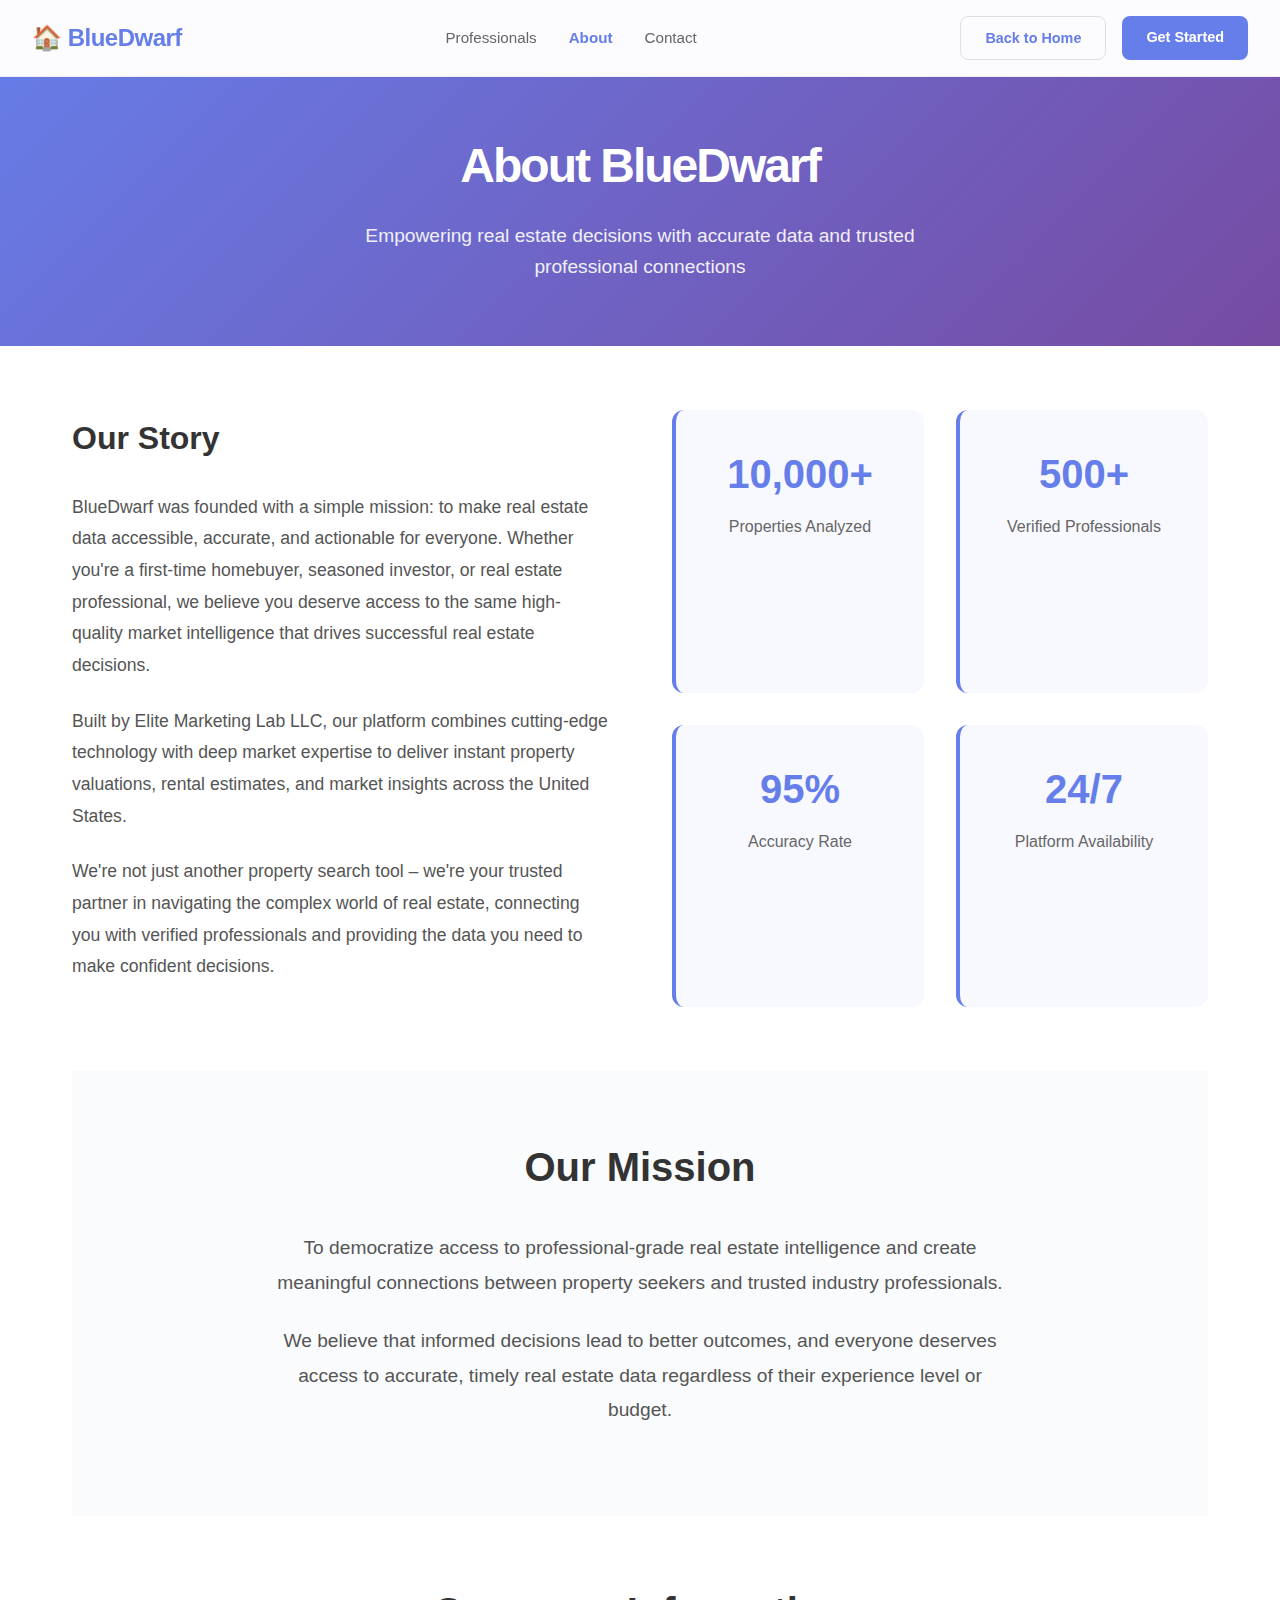
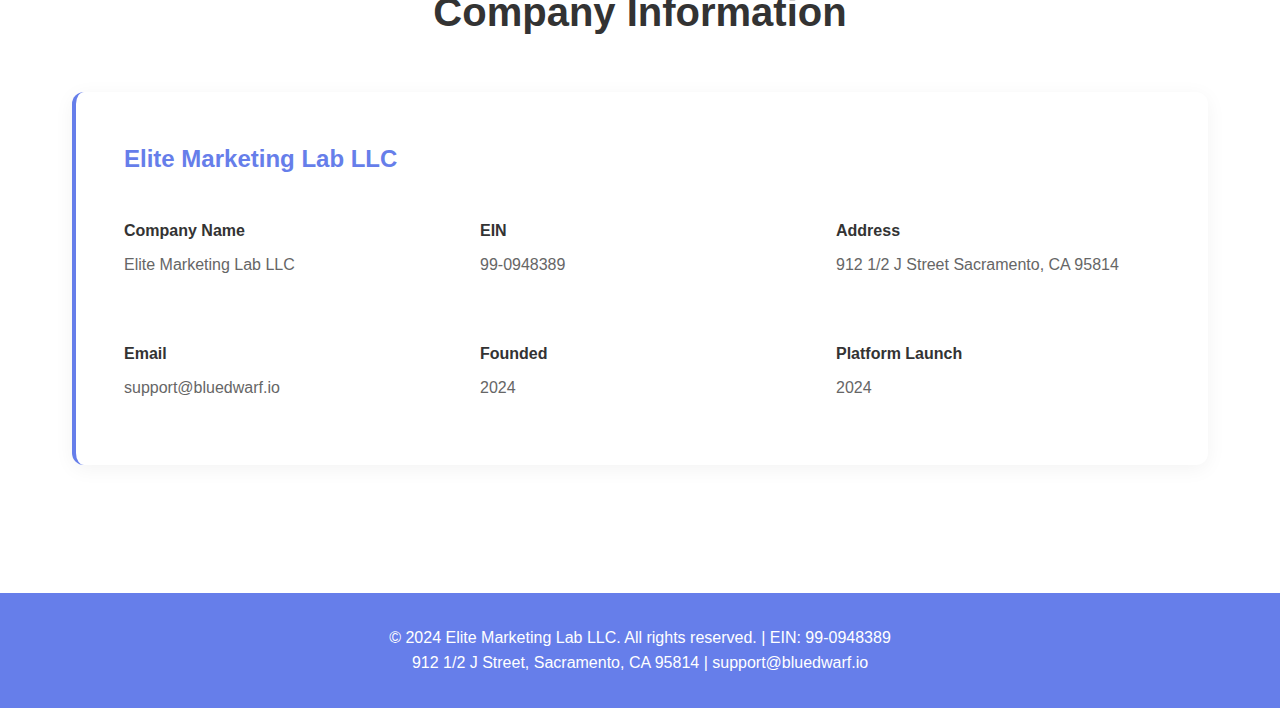
<file: About.html>
<!DOCTYPE html>
<html lang="en">
<head>
    <meta charset="UTF-8">
    <meta name="viewport" content="width=device-width, initial-scale=1.0">
    <title>About - BlueDwarf Property Analysis Platform</title>
    <style>
        * {
            margin: 0;
            padding: 0;
            box-sizing: border-box;
        }

        body {
            font-family: -apple-system, BlinkMacSystemFont, 'Segoe UI', Roboto, sans-serif;
            line-height: 1.6;
            color: #1a1a1a;
            background: #ffffff;
        }

        .navbar {
            background: rgba(255, 255, 255, 0.98);
            backdrop-filter: blur(20px);
            padding: 1rem 0;
            position: fixed;
            width: 100%;
            top: 0;
            z-index: 1000;
            border-bottom: 1px solid rgba(0, 0, 0, 0.05);
        }

        .nav-container {
            max-width: 1400px;
            margin: 0 auto;
            display: flex;
            justify-content: space-between;
            align-items: center;
            padding: 0 2rem;
        }

        .logo {
            font-size: 1.5rem;
            font-weight: 700;
            color: #667eea;
            text-decoration: none;
            letter-spacing: -0.5px;
        }

        .nav-links {
            display: flex;
            list-style: none;
            gap: 2rem;
        }

        .nav-links a {
            text-decoration: none;
            color: #666;
            font-weight: 500;
            font-size: 0.95rem;
            transition: color 0.2s ease;
        }

        .nav-links a:hover {
            color: #667eea;
        }

        .nav-links a.active {
            color: #667eea;
            font-weight: 600;
        }

        .nav-buttons {
            display: flex;
            gap: 1rem;
        }

        .btn {
            padding: 0.6rem 1.5rem;
            border: none;
            border-radius: 8px;
            text-decoration: none;
            font-weight: 600;
            font-size: 0.9rem;
            transition: all 0.2s ease;
            cursor: pointer;
        }

        .btn-outline {
            background: transparent;
            color: #667eea;
            border: 1px solid #e0e0e0;
        }

        .btn-outline:hover {
            background: #f8f9ff;
            border-color: #667eea;
        }

        .btn-primary {
            background: #667eea;
            color: white;
        }

        .btn-primary:hover {
            background: #5a6fd8;
        }

        .hero {
            background: linear-gradient(135deg, #667eea 0%, #764ba2 100%);
            padding: 8rem 0 4rem;
            text-align: center;
            color: white;
        }

        .hero h1 {
            font-size: 3rem;
            font-weight: 800;
            margin-bottom: 1rem;
            letter-spacing: -2px;
        }

        .hero p {
            font-size: 1.2rem;
            opacity: 0.9;
            max-width: 600px;
            margin: 0 auto;
        }

        .content {
            max-width: 1200px;
            margin: 0 auto;
            padding: 4rem 2rem;
        }

        .about-grid {
            display: grid;
            grid-template-columns: 1fr 1fr;
            gap: 4rem;
            margin-bottom: 4rem;
        }

        .about-text {
            font-size: 1.1rem;
            line-height: 1.8;
            color: #555;
        }

        .about-text h2 {
            color: #333;
            font-size: 2rem;
            margin-bottom: 1.5rem;
            font-weight: 700;
        }

        .about-text p {
            margin-bottom: 1.5rem;
        }

        .stats-grid {
            display: grid;
            grid-template-columns: repeat(auto-fit, minmax(200px, 1fr));
            gap: 2rem;
        }

        .stat-card {
            background: #f8f9ff;
            padding: 2rem;
            border-radius: 12px;
            text-align: center;
            border-left: 4px solid #667eea;
        }

        .stat-number {
            font-size: 2.5rem;
            font-weight: 800;
            color: #667eea;
            display: block;
            margin-bottom: 0.5rem;
        }

        .stat-label {
            color: #666;
            font-weight: 500;
        }

        .mission-section {
            background: #fafbfc;
            padding: 4rem 0;
            margin: 4rem 0;
        }

        .mission-content {
            max-width: 800px;
            margin: 0 auto;
            text-align: center;
            padding: 0 2rem;
        }

        .mission-content h2 {
            font-size: 2.5rem;
            color: #333;
            margin-bottom: 2rem;
            font-weight: 700;
        }

        .mission-content p {
            font-size: 1.2rem;
            line-height: 1.8;
            color: #555;
            margin-bottom: 1.5rem;
        }

        .team-section {
            margin: 4rem 0;
        }

        .team-section h2 {
            text-align: center;
            font-size: 2.5rem;
            color: #333;
            margin-bottom: 3rem;
            font-weight: 700;
        }

        .company-info {
            background: white;
            border-radius: 12px;
            padding: 3rem;
            box-shadow: 0 4px 20px rgba(0, 0, 0, 0.05);
            border-left: 4px solid #667eea;
        }

        .company-info h3 {
            color: #667eea;
            font-size: 1.5rem;
            margin-bottom: 1.5rem;
            font-weight: 600;
        }

        .company-details {
            display: grid;
            grid-template-columns: repeat(auto-fit, minmax(250px, 1fr));
            gap: 2rem;
        }

        .detail-item {
            padding: 1rem 0;
        }

        .detail-label {
            font-weight: 600;
            color: #333;
            margin-bottom: 0.5rem;
        }

        .detail-value {
            color: #666;
        }

        @media (max-width: 768px) {
            .nav-links { display: none; }
            .hero h1 { font-size: 2.5rem; }
            .about-grid {
                grid-template-columns: 1fr;
                gap: 2rem;
            }
            .stats-grid {
                grid-template-columns: repeat(2, 1fr);
            }
            .company-details {
                grid-template-columns: 1fr;
            }
        }
    </style>
</head>
<body>
    <nav class="navbar">
        <div class="nav-container">
            <a href="index.html" class="logo">🏠 BlueDwarf</a>
            <ul class="nav-links">
                <li><a href="index.html#professionals">Professionals</a></li>
                <li><a href="about.html" class="active">About</a></li>
                <li><a href="contact.html">Contact</a></li>
            </ul>
            <div class="nav-buttons">
                <a href="index.html" class="btn btn-outline">Back to Home</a>
                <a href="index.html#hero" class="btn btn-primary">Get Started</a>
            </div>
        </div>
    </nav>

    <section class="hero">
        <h1>About BlueDwarf</h1>
        <p>Empowering real estate decisions with accurate data and trusted professional connections</p>
    </section>

    <div class="content">
        <div class="about-grid">
            <div class="about-text">
                <h2>Our Story</h2>
                <p>BlueDwarf was founded with a simple mission: to make real estate data accessible, accurate, and actionable for everyone. Whether you're a first-time homebuyer, seasoned investor, or real estate professional, we believe you deserve access to the same high-quality market intelligence that drives successful real estate decisions.</p>
                
                <p>Built by Elite Marketing Lab LLC, our platform combines cutting-edge technology with deep market expertise to deliver instant property valuations, rental estimates, and market insights across the United States.</p>
                
                <p>We're not just another property search tool – we're your trusted partner in navigating the complex world of real estate, connecting you with verified professionals and providing the data you need to make confident decisions.</p>
            </div>
            
            <div class="stats-grid">
                <div class="stat-card">
                    <span class="stat-number">10,000+</span>
                    <div class="stat-label">Properties Analyzed</div>
                </div>
                <div class="stat-card">
                    <span class="stat-number">500+</span>
                    <div class="stat-label">Verified Professionals</div>
                </div>
                <div class="stat-card">
                    <span class="stat-number">95%</span>
                    <div class="stat-label">Accuracy Rate</div>
                </div>
                <div class="stat-card">
                    <span class="stat-number">24/7</span>
                    <div class="stat-label">Platform Availability</div>
                </div>
            </div>
        </div>

        <div class="mission-section">
            <div class="mission-content">
                <h2>Our Mission</h2>
                <p>To democratize access to professional-grade real estate intelligence and create meaningful connections between property seekers and trusted industry professionals.</p>
                <p>We believe that informed decisions lead to better outcomes, and everyone deserves access to accurate, timely real estate data regardless of their experience level or budget.</p>
            </div>
        </div>

        <div class="team-section">
            <h2>Company Information</h2>
            <div class="company-info">
                <h3>Elite Marketing Lab LLC</h3>
                <div class="company-details">
                    <div class="detail-item">
                        <div class="detail-label">Company Name</div>
                        <div class="detail-value">Elite Marketing Lab LLC</div>
                    </div>
                    <div class="detail-item">
                        <div class="detail-label">EIN</div>
                        <div class="detail-value">99-0948389</div>
                    </div>
                    <div class="detail-item">
                        <div class="detail-label">Address</div>
                        <div class="detail-value">912 1/2 J Street  
Sacramento, CA 95814</div>
                    </div>
                    <div class="detail-item">
                        <div class="detail-label">Email</div>
                        <div class="detail-value">support@bluedwarf.io</div>
                    </div>
                    <div class="detail-item">
                        <div class="detail-label">Founded</div>
                        <div class="detail-value">2024</div>
                    </div>
                    <div class="detail-item">
                        <div class="detail-label">Platform Launch</div>
                        <div class="detail-value">2024</div>
                    </div>
                </div>
            </div>
        </div>
    </div>

    <footer style="background: #667eea; color: white; text-align: center; padding: 2rem;">
        <p>&copy; 2024 Elite Marketing Lab LLC. All rights reserved. | EIN: 99-0948389</p>
        <p>912 1/2 J Street, Sacramento, CA 95814 | support@bluedwarf.io</p>
    </footer>
</body>
</html>
</file>
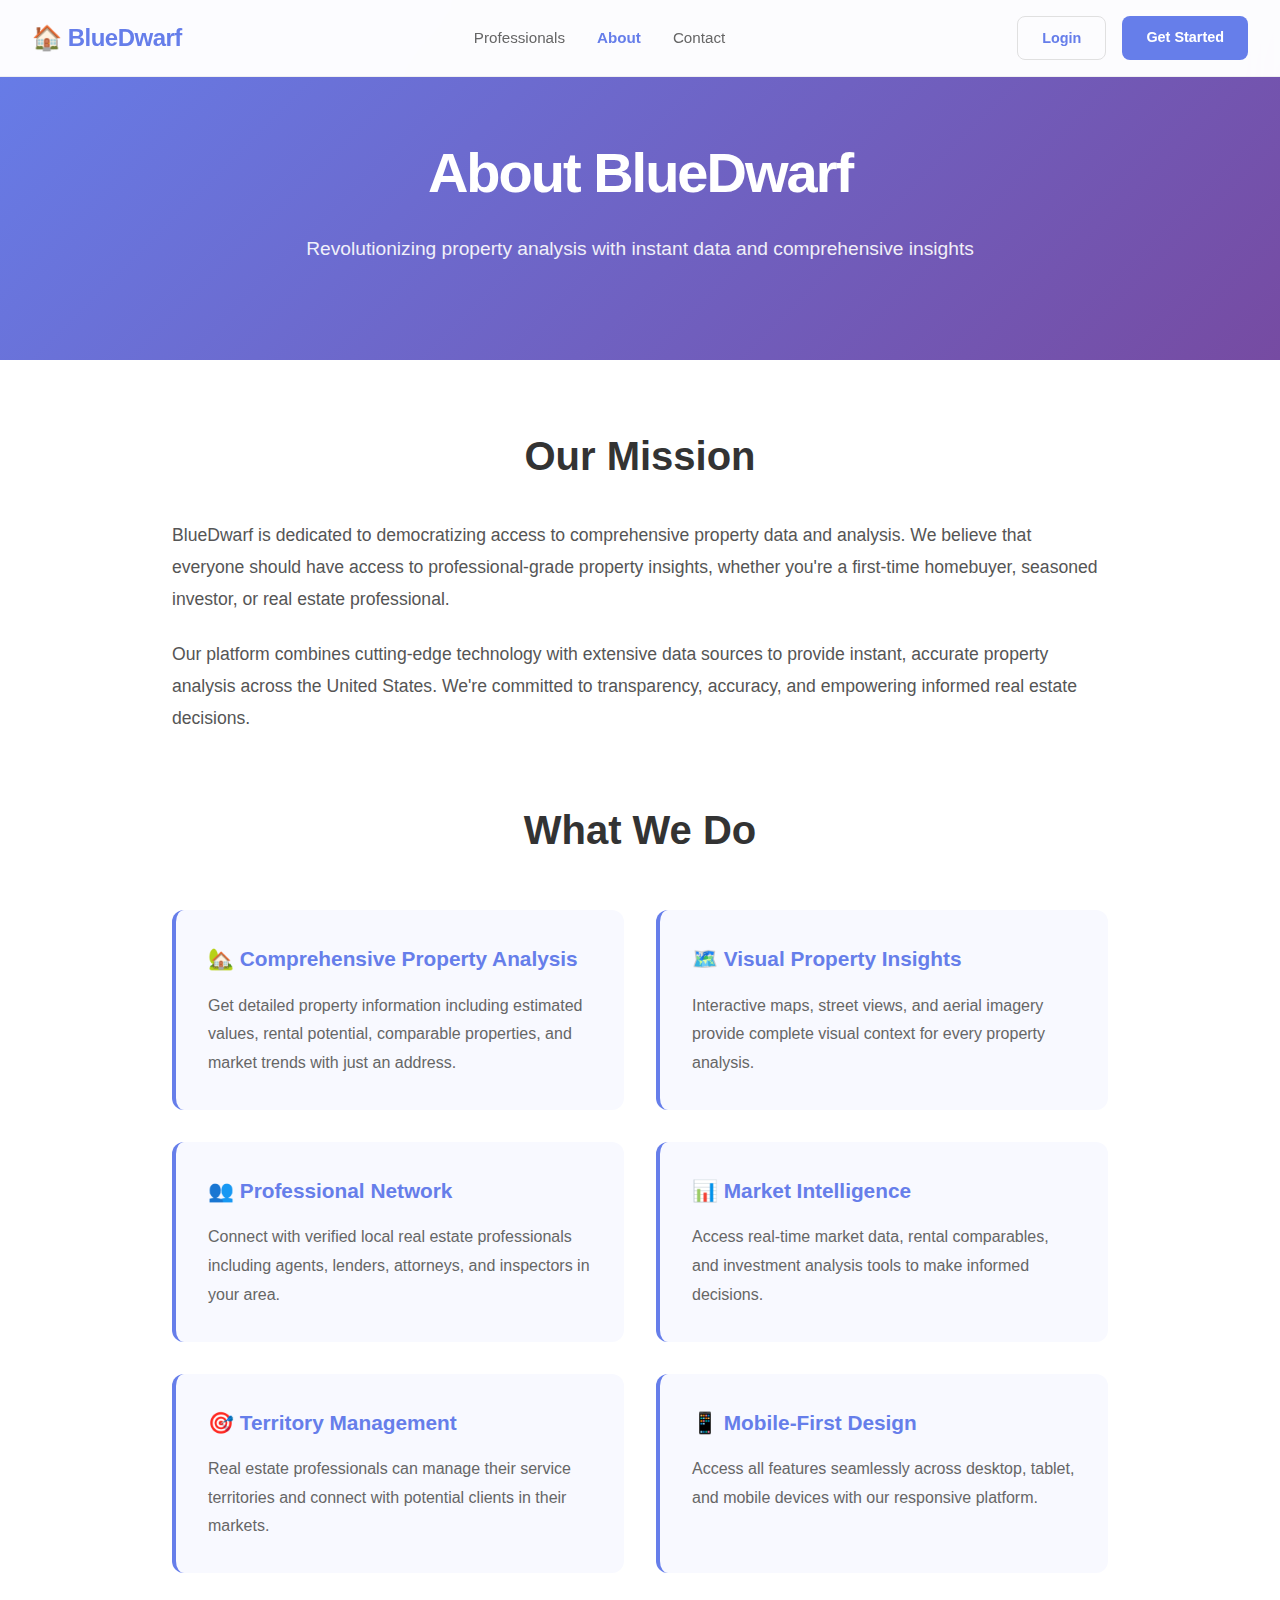
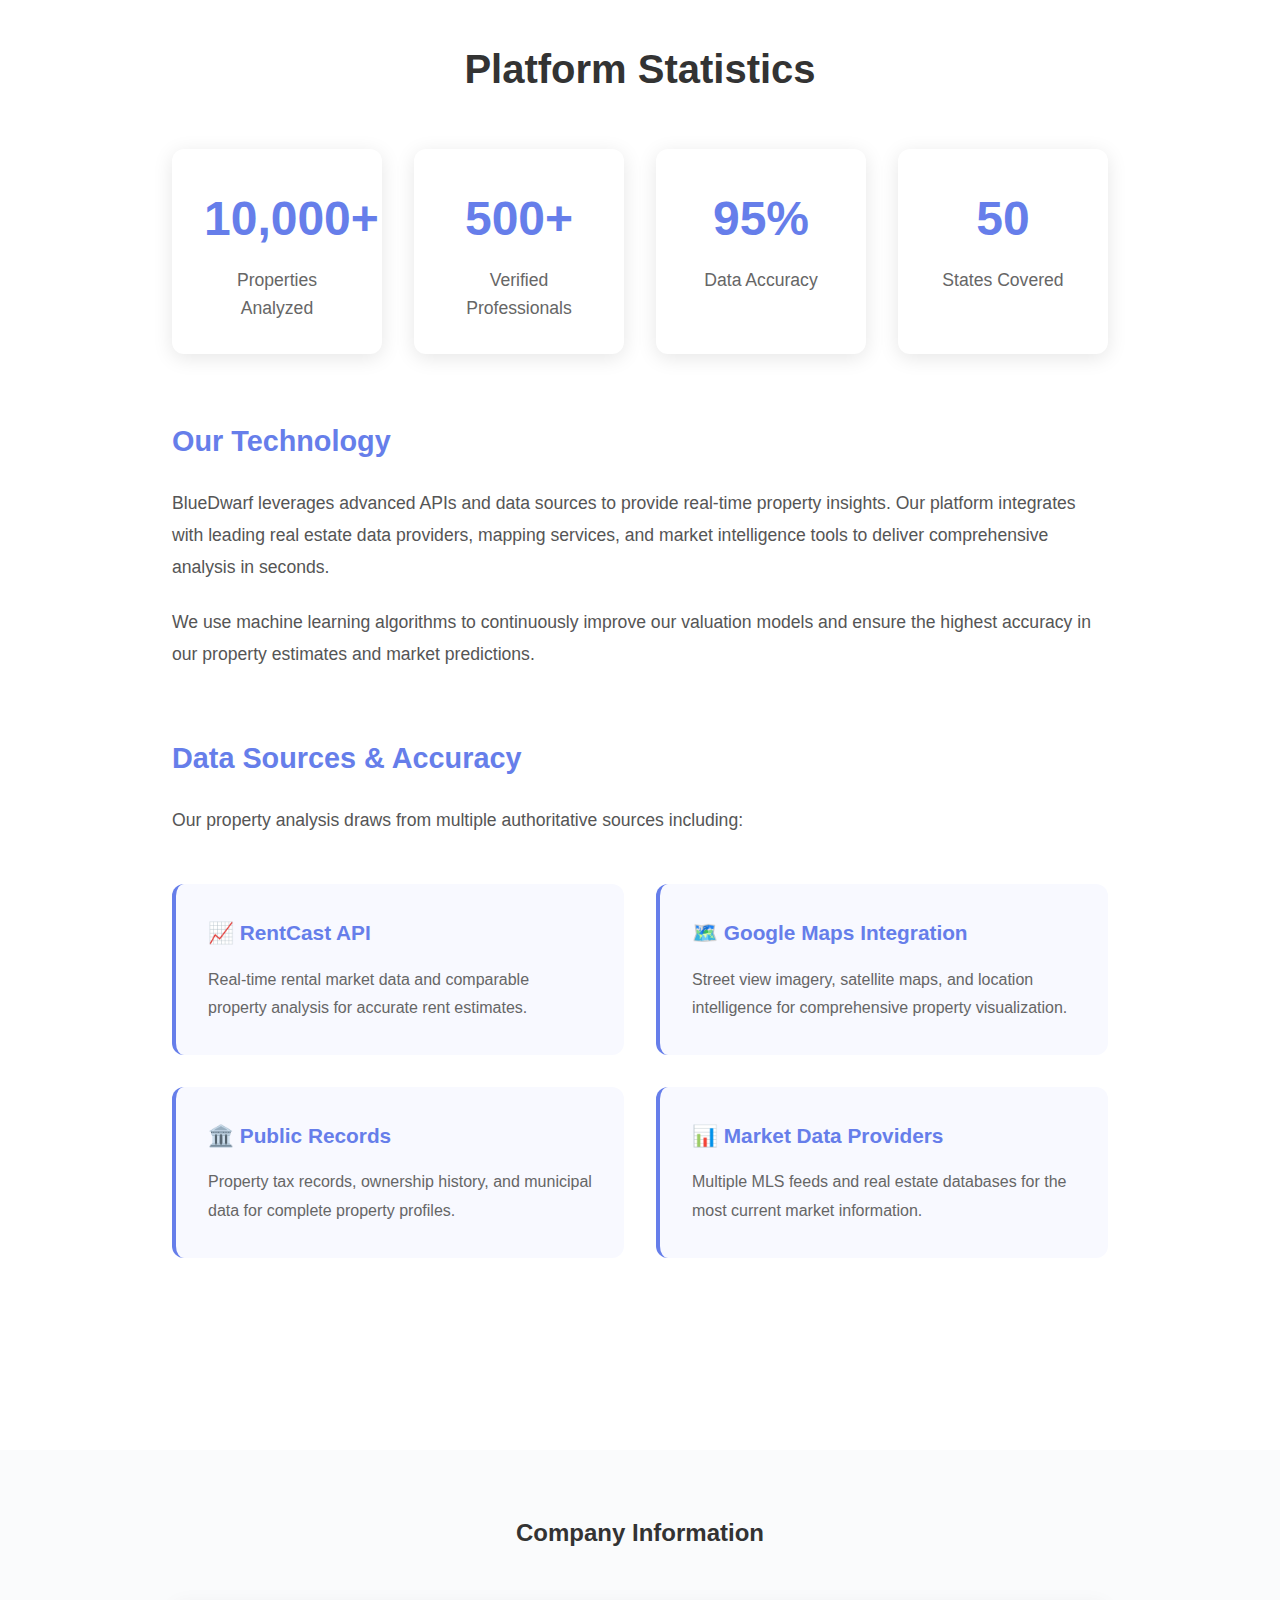
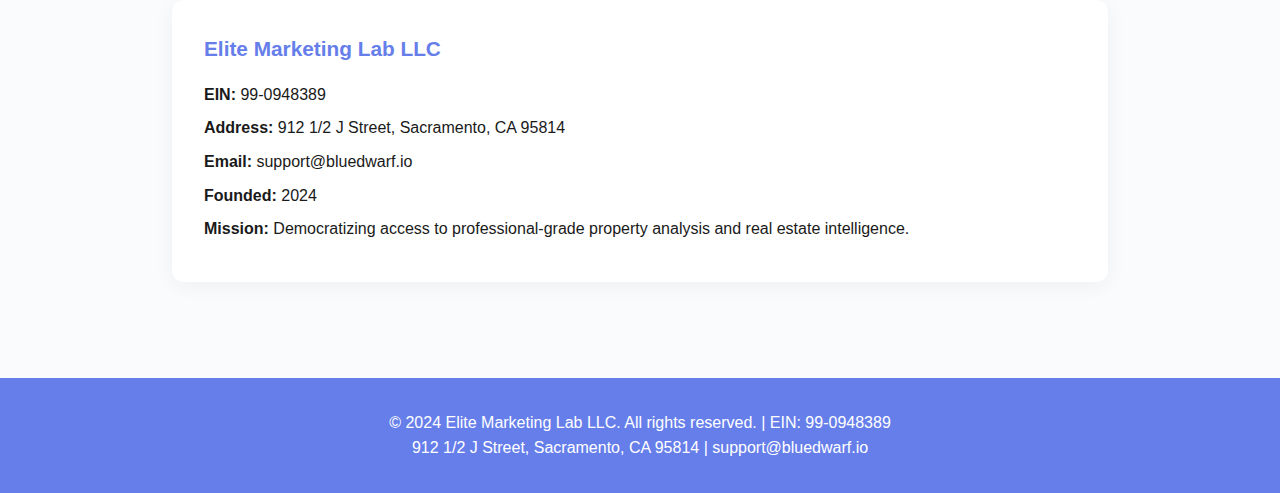
<file: about.html>
<!DOCTYPE html>
<html lang="en">
<head>
    <meta charset="UTF-8">
    <meta name="viewport" content="width=device-width, initial-scale=1.0">
    <title>About BlueDwarf - Property Analysis Platform</title>
    <style>
        * {
            margin: 0;
            padding: 0;
            box-sizing: border-box;
        }

        body {
            font-family: -apple-system, BlinkMacSystemFont, 'Segoe UI', Roboto, sans-serif;
            line-height: 1.6;
            color: #1a1a1a;
            background: #ffffff;
        }

        .navbar {
            background: rgba(255, 255, 255, 0.98);
            backdrop-filter: blur(20px);
            padding: 1rem 0;
            position: fixed;
            width: 100%;
            top: 0;
            z-index: 1000;
            border-bottom: 1px solid rgba(0, 0, 0, 0.05);
        }

        .nav-container {
            max-width: 1400px;
            margin: 0 auto;
            display: flex;
            justify-content: space-between;
            align-items: center;
            padding: 0 2rem;
        }

        .logo {
            font-size: 1.5rem;
            font-weight: 700;
            color: #667eea;
            text-decoration: none;
            letter-spacing: -0.5px;
        }

        .nav-links {
            display: flex;
            list-style: none;
            gap: 2rem;
        }

        .nav-links a {
            text-decoration: none;
            color: #666;
            font-weight: 500;
            font-size: 0.95rem;
            transition: color 0.2s ease;
        }

        .nav-links a:hover {
            color: #667eea;
        }

        .nav-links a.active {
            color: #667eea;
            font-weight: 600;
        }

        .nav-buttons {
            display: flex;
            gap: 1rem;
        }

        .btn {
            padding: 0.6rem 1.5rem;
            border: none;
            border-radius: 8px;
            text-decoration: none;
            font-weight: 600;
            font-size: 0.9rem;
            transition: all 0.2s ease;
            cursor: pointer;
        }

        .btn-outline {
            background: transparent;
            color: #667eea;
            border: 1px solid #e0e0e0;
        }

        .btn-outline:hover {
            background: #f8f9ff;
            border-color: #667eea;
        }

        .btn-primary {
            background: #667eea;
            color: white;
        }

        .btn-primary:hover {
            background: #5a6fd8;
        }

        .hero {
            background: linear-gradient(135deg, #667eea 0%, #764ba2 100%);
            padding: 8rem 0 4rem;
            text-align: center;
            color: white;
        }

        .hero-container {
            max-width: 800px;
            margin: 0 auto;
            padding: 0 2rem;
        }

        .hero h1 {
            font-size: 3.5rem;
            font-weight: 800;
            margin-bottom: 1rem;
            letter-spacing: -2px;
        }

        .hero p {
            font-size: 1.2rem;
            opacity: 0.9;
            margin-bottom: 2rem;
            font-weight: 400;
        }

        .content {
            max-width: 1000px;
            margin: 0 auto;
            padding: 4rem 2rem;
        }

        .section {
            margin-bottom: 4rem;
        }

        .section h2 {
            font-size: 2.5rem;
            font-weight: 700;
            color: #333;
            margin-bottom: 2rem;
            text-align: center;
        }

        .section h3 {
            font-size: 1.8rem;
            font-weight: 600;
            color: #667eea;
            margin-bottom: 1.5rem;
        }

        .section p {
            font-size: 1.1rem;
            line-height: 1.8;
            color: #555;
            margin-bottom: 1.5rem;
        }

        .features-grid {
            display: grid;
            grid-template-columns: repeat(auto-fit, minmax(300px, 1fr));
            gap: 2rem;
            margin: 3rem 0;
        }

        .feature-card {
            background: #f8f9ff;
            padding: 2rem;
            border-radius: 12px;
            border-left: 4px solid #667eea;
        }

        .feature-card h4 {
            color: #667eea;
            font-size: 1.3rem;
            font-weight: 600;
            margin-bottom: 1rem;
        }

        .feature-card p {
            color: #666;
            font-size: 1rem;
            margin-bottom: 0;
        }

        .stats-grid {
            display: grid;
            grid-template-columns: repeat(auto-fit, minmax(200px, 1fr));
            gap: 2rem;
            margin: 3rem 0;
            text-align: center;
        }

        .stat-card {
            background: white;
            padding: 2rem;
            border-radius: 12px;
            box-shadow: 0 4px 20px rgba(0, 0, 0, 0.1);
        }

        .stat-number {
            font-size: 3rem;
            font-weight: 800;
            color: #667eea;
            display: block;
            margin-bottom: 0.5rem;
        }

        .stat-label {
            font-size: 1.1rem;
            color: #666;
            font-weight: 500;
        }

        .team-section {
            background: #fafbfc;
            padding: 4rem 0;
            margin: 4rem -2rem 0;
        }

        .team-container {
            max-width: 1000px;
            margin: 0 auto;
            padding: 0 2rem;
        }

        .company-info {
            background: white;
            padding: 2rem;
            border-radius: 12px;
            box-shadow: 0 4px 20px rgba(0, 0, 0, 0.05);
            margin: 2rem 0;
        }

        .company-info h4 {
            color: #667eea;
            font-size: 1.3rem;
            margin-bottom: 1rem;
        }

        .company-info p {
            margin-bottom: 0.5rem;
            font-size: 1rem;
        }

        /* Mobile responsive styles */
        @media (max-width: 768px) {
            .nav-links { display: none; }
            .hero h1 { font-size: 2.5rem; }
            .content { padding: 2rem 1rem; }
            .section h2 { font-size: 2rem; }
            .features-grid { grid-template-columns: 1fr; }
            .stats-grid { grid-template-columns: repeat(2, 1fr); }
        }
    </style>
</head>
<body>
    <nav class="navbar">
        <div class="nav-container">
            <a href="index.html" class="logo">🏠 BlueDwarf</a>
            <ul class="nav-links">
                <li><a href="index.html#professionals">Professionals</a></li>
                <li><a href="about.html" class="active">About</a></li>
                <li><a href="contact.html">Contact</a></li>
            </ul>
            <div class="nav-buttons">
                <a href="index.html" class="btn btn-outline">Login</a>
                <a href="index.html" class="btn btn-primary">Get Started</a>
            </div>
        </div>
    </nav>

    <section class="hero">
        <div class="hero-container">
            <h1>About BlueDwarf</h1>
            <p>Revolutionizing property analysis with instant data and comprehensive insights</p>
        </div>
    </section>

    <div class="content">
        <section class="section">
            <h2>Our Mission</h2>
            <p>BlueDwarf is dedicated to democratizing access to comprehensive property data and analysis. We believe that everyone should have access to professional-grade property insights, whether you're a first-time homebuyer, seasoned investor, or real estate professional.</p>
            <p>Our platform combines cutting-edge technology with extensive data sources to provide instant, accurate property analysis across the United States. We're committed to transparency, accuracy, and empowering informed real estate decisions.</p>
        </section>

        <section class="section">
            <h2>What We Do</h2>
            <div class="features-grid">
                <div class="feature-card">
                    <h4>🏡 Comprehensive Property Analysis</h4>
                    <p>Get detailed property information including estimated values, rental potential, comparable properties, and market trends with just an address.</p>
                </div>
                <div class="feature-card">
                    <h4>🗺️ Visual Property Insights</h4>
                    <p>Interactive maps, street views, and aerial imagery provide complete visual context for every property analysis.</p>
                </div>
                <div class="feature-card">
                    <h4>👥 Professional Network</h4>
                    <p>Connect with verified local real estate professionals including agents, lenders, attorneys, and inspectors in your area.</p>
                </div>
                <div class="feature-card">
                    <h4>📊 Market Intelligence</h4>
                    <p>Access real-time market data, rental comparables, and investment analysis tools to make informed decisions.</p>
                </div>
                <div class="feature-card">
                    <h4>🎯 Territory Management</h4>
                    <p>Real estate professionals can manage their service territories and connect with potential clients in their markets.</p>
                </div>
                <div class="feature-card">
                    <h4>📱 Mobile-First Design</h4>
                    <p>Access all features seamlessly across desktop, tablet, and mobile devices with our responsive platform.</p>
                </div>
            </div>
        </section>

        <section class="section">
            <h2>Platform Statistics</h2>
            <div class="stats-grid">
                <div class="stat-card">
                    <span class="stat-number">10,000+</span>
                    <div class="stat-label">Properties Analyzed</div>
                </div>
                <div class="stat-card">
                    <span class="stat-number">500+</span>
                    <div class="stat-label">Verified Professionals</div>
                </div>
                <div class="stat-card">
                    <span class="stat-number">95%</span>
                    <div class="stat-label">Data Accuracy</div>
                </div>
                <div class="stat-card">
                    <span class="stat-number">50</span>
                    <div class="stat-label">States Covered</div>
                </div>
            </div>
        </section>

        <section class="section">
            <h3>Our Technology</h3>
            <p>BlueDwarf leverages advanced APIs and data sources to provide real-time property insights. Our platform integrates with leading real estate data providers, mapping services, and market intelligence tools to deliver comprehensive analysis in seconds.</p>
            <p>We use machine learning algorithms to continuously improve our valuation models and ensure the highest accuracy in our property estimates and market predictions.</p>
        </section>

        <section class="section">
            <h3>Data Sources & Accuracy</h3>
            <p>Our property analysis draws from multiple authoritative sources including:</p>
            <div class="features-grid">
                <div class="feature-card">
                    <h4>📈 RentCast API</h4>
                    <p>Real-time rental market data and comparable property analysis for accurate rent estimates.</p>
                </div>
                <div class="feature-card">
                    <h4>🗺️ Google Maps Integration</h4>
                    <p>Street view imagery, satellite maps, and location intelligence for comprehensive property visualization.</p>
                </div>
                <div class="feature-card">
                    <h4>🏛️ Public Records</h4>
                    <p>Property tax records, ownership history, and municipal data for complete property profiles.</p>
                </div>
                <div class="feature-card">
                    <h4>📊 Market Data Providers</h4>
                    <p>Multiple MLS feeds and real estate databases for the most current market information.</p>
                </div>
            </div>
        </section>
    </div>

    <div class="team-section">
        <div class="team-container">
            <h2 style="text-align: center; margin-bottom: 3rem; color: #333;">Company Information</h2>
            <div class="company-info">
                <h4>Elite Marketing Lab LLC</h4>
                <p><strong>EIN:</strong> 99-0948389</p>
                <p><strong>Address:</strong> 912 1/2 J Street, Sacramento, CA 95814</p>
                <p><strong>Email:</strong> support@bluedwarf.io</p>
                <p><strong>Founded:</strong> 2024</p>
                <p><strong>Mission:</strong> Democratizing access to professional-grade property analysis and real estate intelligence.</p>
            </div>
        </div>
    </div>

    <footer style="background: #667eea; color: white; text-align: center; padding: 2rem;">
        <p>&copy; 2024 Elite Marketing Lab LLC. All rights reserved. | EIN: 99-0948389</p>
        <p>912 1/2 J Street, Sacramento, CA 95814 | support@bluedwarf.io</p>
    </footer>

    <script>
        // Mobile menu toggle (if needed in future)
        function toggleMobileMenu() {
            // Implementation for mobile menu
        }
    </script>
</body>
</html>
</file>
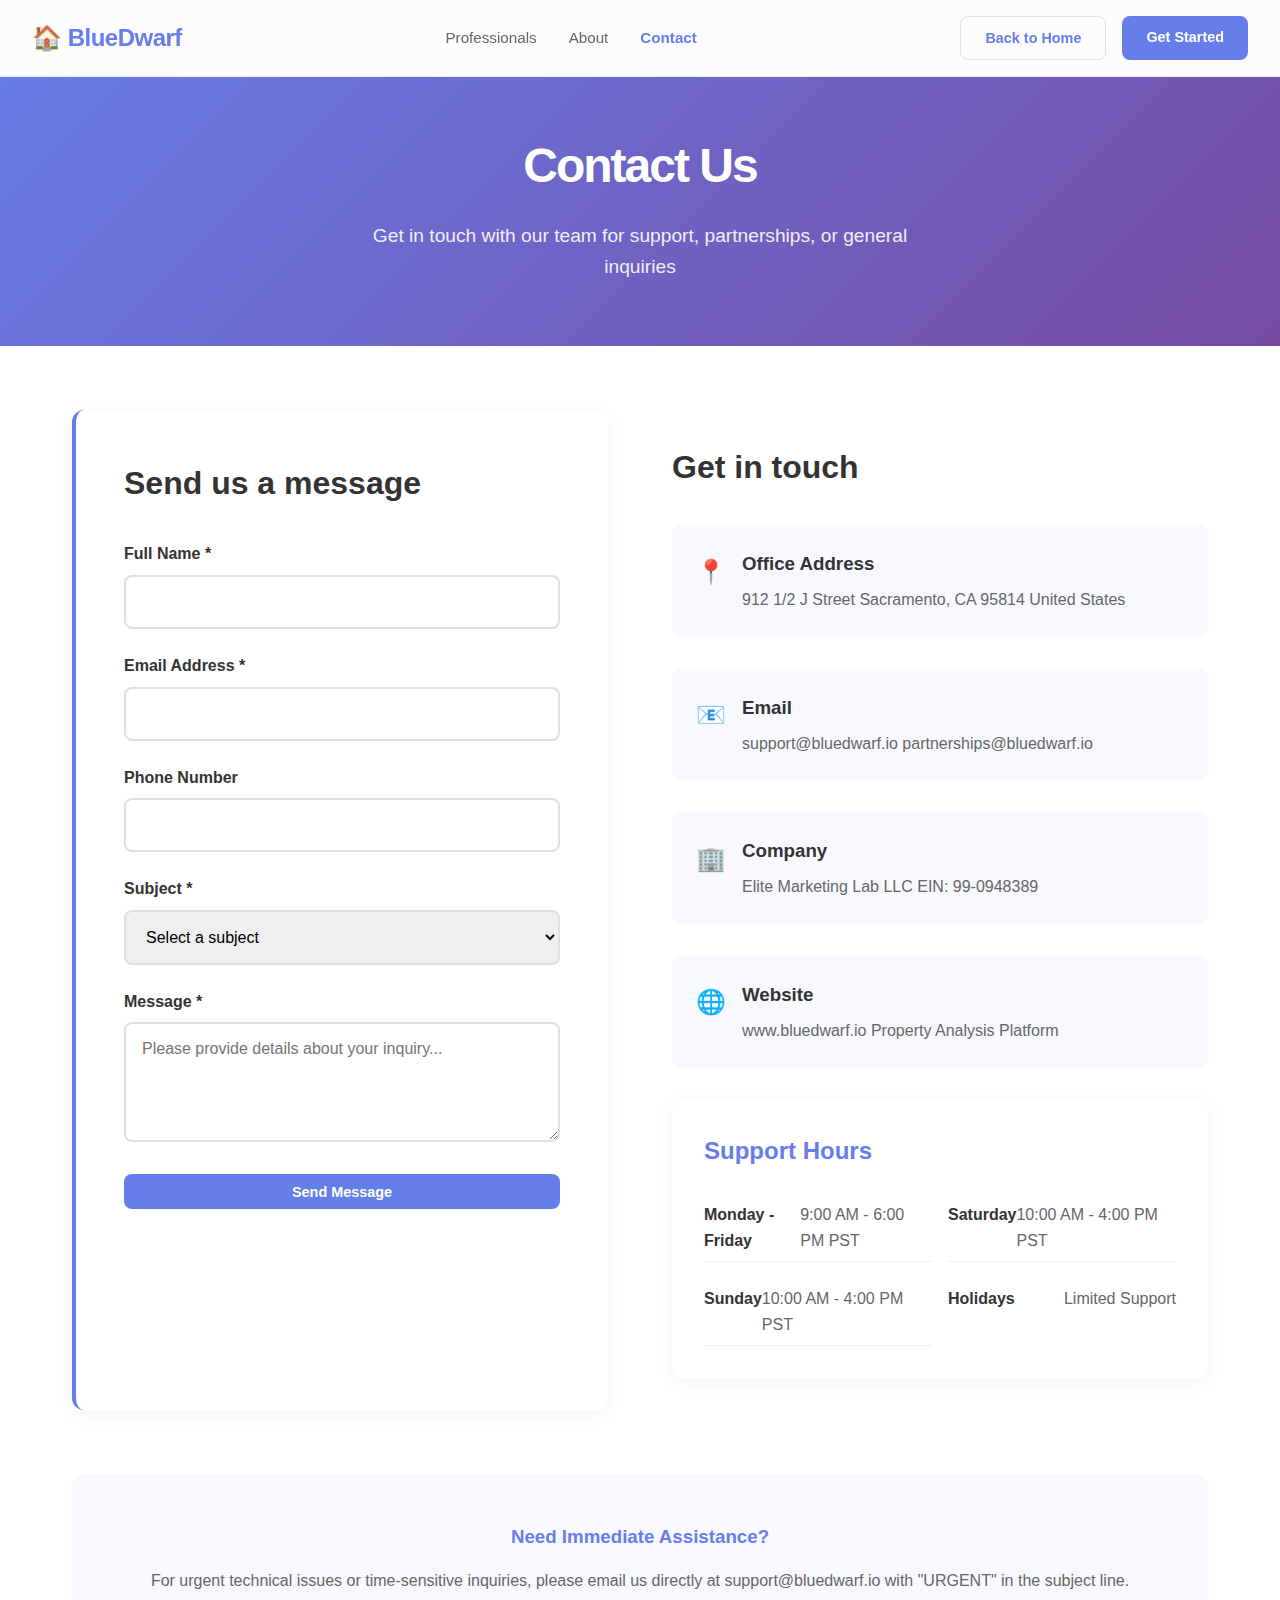
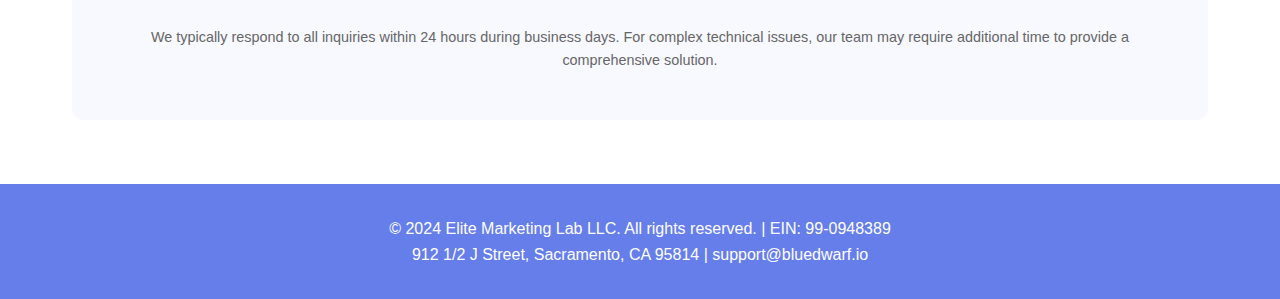
<file: Contact.html>
<!DOCTYPE html>
<html lang="en">
<head>
    <meta charset="UTF-8">
    <meta name="viewport" content="width=device-width, initial-scale=1.0">
    <title>Contact - BlueDwarf Property Analysis Platform</title>
    <style>
        * {
            margin: 0;
            padding: 0;
            box-sizing: border-box;
        }

        body {
            font-family: -apple-system, BlinkMacSystemFont, 'Segoe UI', Roboto, sans-serif;
            line-height: 1.6;
            color: #1a1a1a;
            background: #ffffff;
        }

        .navbar {
            background: rgba(255, 255, 255, 0.98);
            backdrop-filter: blur(20px);
            padding: 1rem 0;
            position: fixed;
            width: 100%;
            top: 0;
            z-index: 1000;
            border-bottom: 1px solid rgba(0, 0, 0, 0.05);
        }

        .nav-container {
            max-width: 1400px;
            margin: 0 auto;
            display: flex;
            justify-content: space-between;
            align-items: center;
            padding: 0 2rem;
        }

        .logo {
            font-size: 1.5rem;
            font-weight: 700;
            color: #667eea;
            text-decoration: none;
            letter-spacing: -0.5px;
        }

        .nav-links {
            display: flex;
            list-style: none;
            gap: 2rem;
        }

        .nav-links a {
            text-decoration: none;
            color: #666;
            font-weight: 500;
            font-size: 0.95rem;
            transition: color 0.2s ease;
        }

        .nav-links a:hover {
            color: #667eea;
        }

        .nav-links a.active {
            color: #667eea;
            font-weight: 600;
        }

        .nav-buttons {
            display: flex;
            gap: 1rem;
        }

        .btn {
            padding: 0.6rem 1.5rem;
            border: none;
            border-radius: 8px;
            text-decoration: none;
            font-weight: 600;
            font-size: 0.9rem;
            transition: all 0.2s ease;
            cursor: pointer;
        }

        .btn-outline {
            background: transparent;
            color: #667eea;
            border: 1px solid #e0e0e0;
        }

        .btn-outline:hover {
            background: #f8f9ff;
            border-color: #667eea;
        }

        .btn-primary {
            background: #667eea;
            color: white;
        }

        .btn-primary:hover {
            background: #5a6fd8;
        }

        .hero {
            background: linear-gradient(135deg, #667eea 0%, #764ba2 100%);
            padding: 8rem 0 4rem;
            text-align: center;
            color: white;
        }

        .hero h1 {
            font-size: 3rem;
            font-weight: 800;
            margin-bottom: 1rem;
            letter-spacing: -2px;
        }

        .hero p {
            font-size: 1.2rem;
            opacity: 0.9;
            max-width: 600px;
            margin: 0 auto;
        }

        .content {
            max-width: 1200px;
            margin: 0 auto;
            padding: 4rem 2rem;
        }

        .contact-grid {
            display: grid;
            grid-template-columns: 1fr 1fr;
            gap: 4rem;
            margin-bottom: 4rem;
        }

        .contact-form {
            background: white;
            padding: 3rem;
            border-radius: 12px;
            box-shadow: 0 4px 20px rgba(0, 0, 0, 0.05);
            border-left: 4px solid #667eea;
        }

        .contact-form h2 {
            color: #333;
            font-size: 2rem;
            margin-bottom: 2rem;
            font-weight: 700;
        }

        .form-group {
            margin-bottom: 1.5rem;
        }

        .form-group label {
            display: block;
            margin-bottom: 0.5rem;
            font-weight: 600;
            color: #333;
        }

        .form-group input,
        .form-group textarea,
        .form-group select {
            width: 100%;
            padding: 1rem;
            border: 2px solid #e0e0e0;
            border-radius: 8px;
            font-size: 1rem;
            transition: border-color 0.2s ease;
            font-family: inherit;
        }

        .form-group input:focus,
        .form-group textarea:focus,
        .form-group select:focus {
            outline: none;
            border-color: #667eea;
        }

        .form-group textarea {
            resize: vertical;
            min-height: 120px;
        }

        .contact-info {
            padding: 2rem 0;
        }

        .contact-info h2 {
            color: #333;
            font-size: 2rem;
            margin-bottom: 2rem;
            font-weight: 700;
        }

        .contact-item {
            display: flex;
            align-items: flex-start;
            margin-bottom: 2rem;
            padding: 1.5rem;
            background: #f8f9ff;
            border-radius: 8px;
        }

        .contact-icon {
            font-size: 1.5rem;
            margin-right: 1rem;
            color: #667eea;
            margin-top: 0.2rem;
        }

        .contact-details h3 {
            color: #333;
            font-weight: 600;
            margin-bottom: 0.5rem;
        }

        .contact-details p {
            color: #666;
            margin: 0;
        }

        .business-hours {
            background: white;
            padding: 2rem;
            border-radius: 12px;
            box-shadow: 0 4px 20px rgba(0, 0, 0, 0.05);
            margin-top: 2rem;
        }

        .business-hours h3 {
            color: #667eea;
            font-size: 1.5rem;
            margin-bottom: 1.5rem;
            font-weight: 600;
        }

        .hours-grid {
            display: grid;
            grid-template-columns: 1fr 1fr;
            gap: 1rem;
        }

        .hours-item {
            display: flex;
            justify-content: space-between;
            padding: 0.5rem 0;
            border-bottom: 1px solid #f0f0f0;
        }

        .hours-item:last-child {
            border-bottom: none;
        }

        .day {
            font-weight: 600;
            color: #333;
        }

        .time {
            color: #666;
        }

        .success-message {
            display: none;
            background: #d4edda;
            color: #155724;
            padding: 1rem;
            border-radius: 8px;
            margin-bottom: 1rem;
            border: 1px solid #c3e6cb;
        }

        @media (max-width: 768px) {
            .nav-links { display: none; }
            .hero h1 { font-size: 2.5rem; }
            .contact-grid {
                grid-template-columns: 1fr;
                gap: 2rem;
            }
            .hours-grid {
                grid-template-columns: 1fr;
            }
            .contact-form {
                padding: 2rem;
            }
        }
    </style>
</head>
<body>
    <nav class="navbar">
        <div class="nav-container">
            <a href="index.html" class="logo">🏠 BlueDwarf</a>
            <ul class="nav-links">
                <li><a href="index.html#professionals">Professionals</a></li>
                <li><a href="about.html">About</a></li>
                <li><a href="contact.html" class="active">Contact</a></li>
            </ul>
            <div class="nav-buttons">
                <a href="index.html" class="btn btn-outline">Back to Home</a>
                <a href="index.html#hero" class="btn btn-primary">Get Started</a>
            </div>
        </div>
    </nav>

    <section class="hero">
        <h1>Contact Us</h1>
        <p>Get in touch with our team for support, partnerships, or general inquiries</p>
    </section>

    <div class="content">
        <div class="contact-grid">
            <div class="contact-form">
                <h2>Send us a message</h2>
                <div class="success-message" id="successMessage">
                    Thank you for your message! We'll get back to you within 24 hours.
                </div>
                <form id="contactForm">
                    <div class="form-group">
                        <label for="name">Full Name *</label>
                        <input type="text" id="name" name="name" required>
                    </div>
                    <div class="form-group">
                        <label for="email">Email Address *</label>
                        <input type="email" id="email" name="email" required>
                    </div>
                    <div class="form-group">
                        <label for="phone">Phone Number</label>
                        <input type="tel" id="phone" name="phone">
                    </div>
                    <div class="form-group">
                        <label for="subject">Subject *</label>
                        <select id="subject" name="subject" required>
                            <option value="">Select a subject</option>
                            <option value="general">General Inquiry</option>
                            <option value="support">Technical Support</option>
                            <option value="professional">Professional Services</option>
                            <option value="partnership">Partnership Opportunity</option>
                            <option value="billing">Billing Question</option>
                            <option value="feedback">Feedback</option>
                            <option value="other">Other</option>
                        </select>
                    </div>
                    <div class="form-group">
                        <label for="message">Message *</label>
                        <textarea id="message" name="message" placeholder="Please provide details about your inquiry..." required></textarea>
                    </div>
                    <button type="submit" class="btn btn-primary" style="width: 100%;">Send Message</button>
                </form>
            </div>

            <div class="contact-info">
                <h2>Get in touch</h2>
                
                <div class="contact-item">
                    <span class="contact-icon">📍</span>
                    <div class="contact-details">
                        <h3>Office Address</h3>
                        <p>912 1/2 J Street  

                        Sacramento, CA 95814  

                        United States</p>
                    </div>
                </div>

                <div class="contact-item">
                    <span class="contact-icon">📧</span>
                    <div class="contact-details">
                        <h3>Email</h3>
                        <p>support@bluedwarf.io  

                        partnerships@bluedwarf.io</p>
                    </div>
                </div>

                <div class="contact-item">
                    <span class="contact-icon">🏢</span>
                    <div class="contact-details">
                        <h3>Company</h3>
                        <p>Elite Marketing Lab LLC  

                        EIN: 99-0948389</p>
                    </div>
                </div>

                <div class="contact-item">
                    <span class="contact-icon">🌐</span>
                    <div class="contact-details">
                        <h3>Website</h3>
                        <p>www.bluedwarf.io  

                        Property Analysis Platform</p>
                    </div>
                </div>

                <div class="business-hours">
                    <h3>Support Hours</h3>
                    <div class="hours-grid">
                        <div class="hours-item">
                            <span class="day">Monday - Friday</span>
                            <span class="time">9:00 AM - 6:00 PM PST</span>
                        </div>
                        <div class="hours-item">
                            <span class="day">Saturday</span>
                            <span class="time">10:00 AM - 4:00 PM PST</span>
                        </div>
                        <div class="hours-item">
                            <span class="day">Sunday</span>
                            <span class="time">10:00 AM - 4:00 PM PST</span>
                        </div>
                        <div class="hours-item">
                            <span class="day">Holidays</span>
                            <span class="time">Limited Support</span>
                        </div>
                    </div>
                </div>
            </div>
        </div>

        <div style="background: #f8f9ff; padding: 3rem; border-radius: 12px; text-align: center; margin-top: 3rem;">
            <h3 style="color: #667eea; margin-bottom: 1rem;">Need Immediate Assistance?</h3>
            <p style="color: #666; margin-bottom: 2rem;">For urgent technical issues or time-sensitive inquiries, please email us directly at support@bluedwarf.io with "URGENT" in the subject line.</p>
            <p style="color: #666; font-size: 0.9rem;">We typically respond to all inquiries within 24 hours during business days. For complex technical issues, our team may require additional time to provide a comprehensive solution.</p>
        </div>
    </div>

    <footer style="background: #667eea; color: white; text-align: center; padding: 2rem;">
        <p>&copy; 2024 Elite Marketing Lab LLC. All rights reserved. | EIN: 99-0948389</p>
        <p>912 1/2 J Street, Sacramento, CA 95814 | support@bluedwarf.io</p>
    </footer>

    <script>
        document.getElementById('contactForm').addEventListener('submit', function(e) {
            e.preventDefault();
            
            // Show success message
            const successMessage = document.getElementById('successMessage');
            successMessage.style.display = 'block';
            
            // Reset form
            this.reset();
            
            // Scroll to success message
            successMessage.scrollIntoView({ behavior: 'smooth', block: 'center' });
            
            // Hide success message after 5 seconds
            setTimeout(() => {
                successMessage.style.display = 'none';
            }, 5000);
        });
    </script>
</body>
</html>
</file>
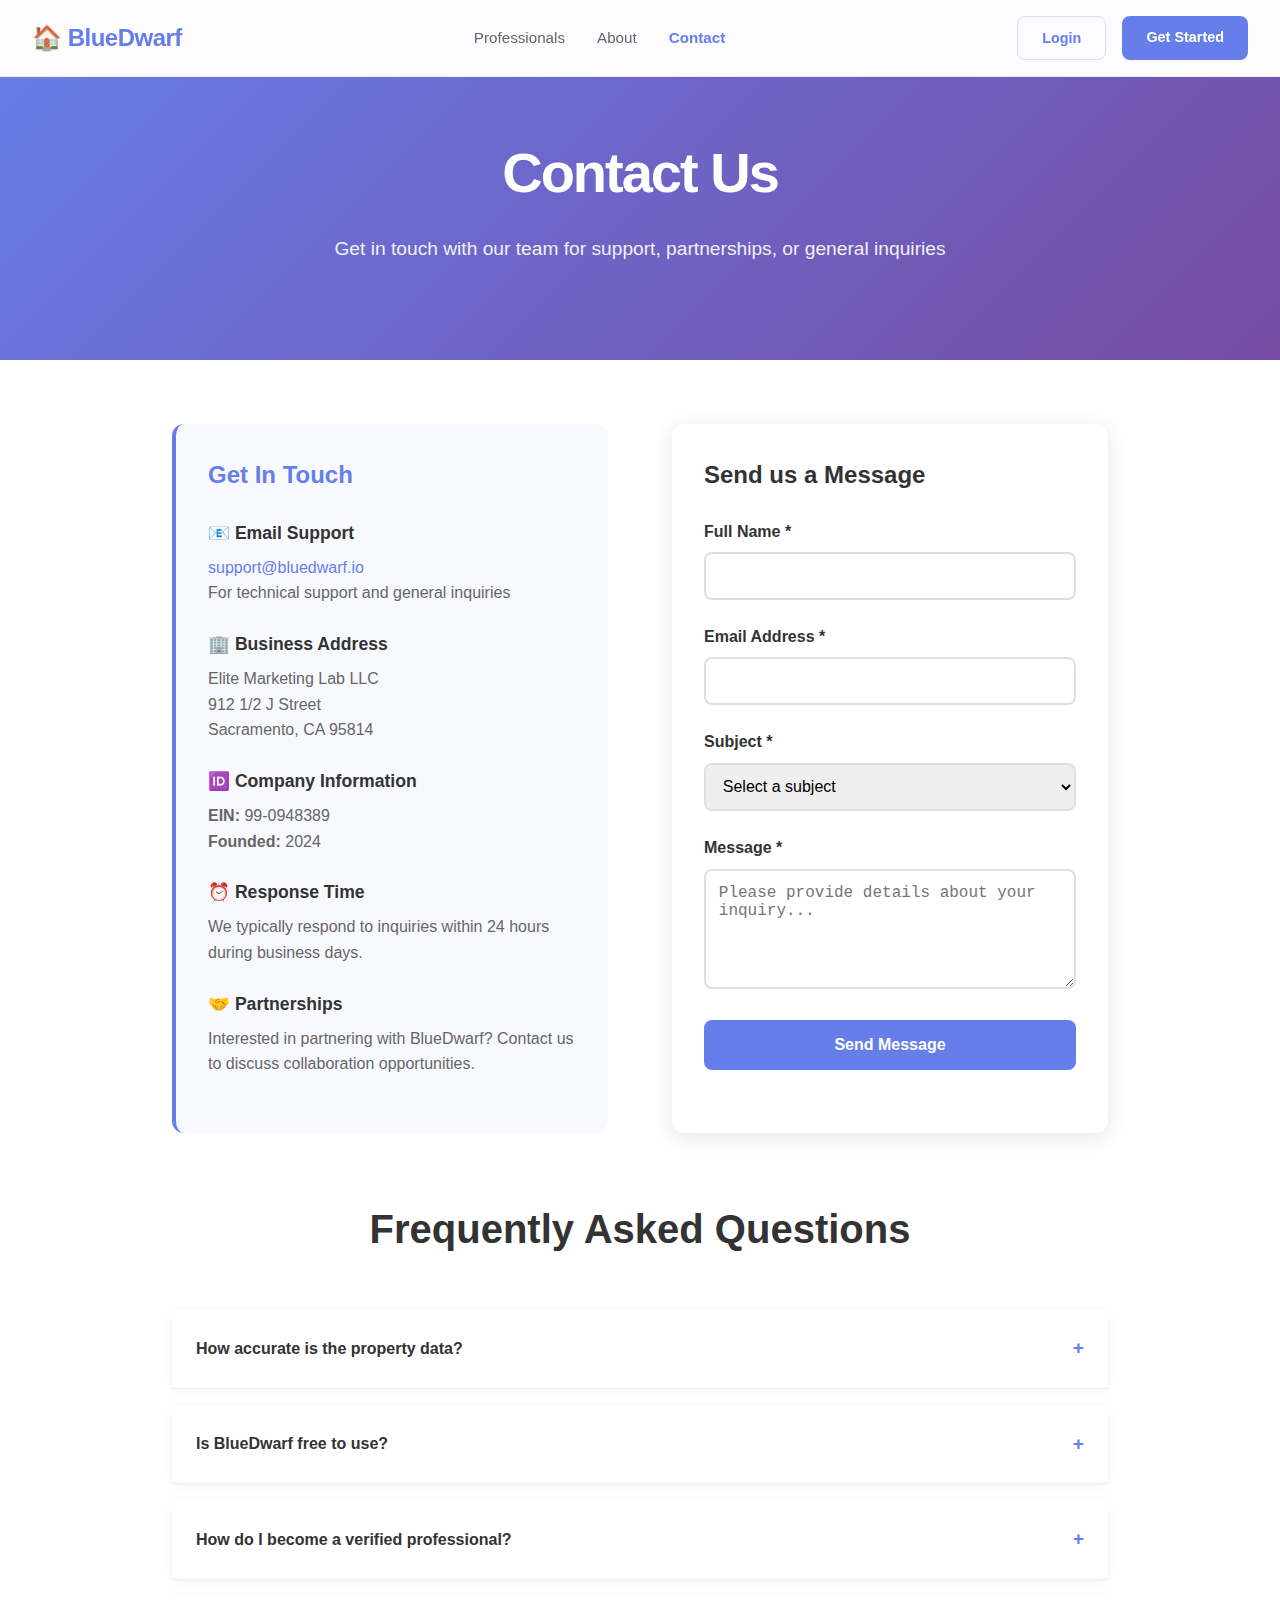
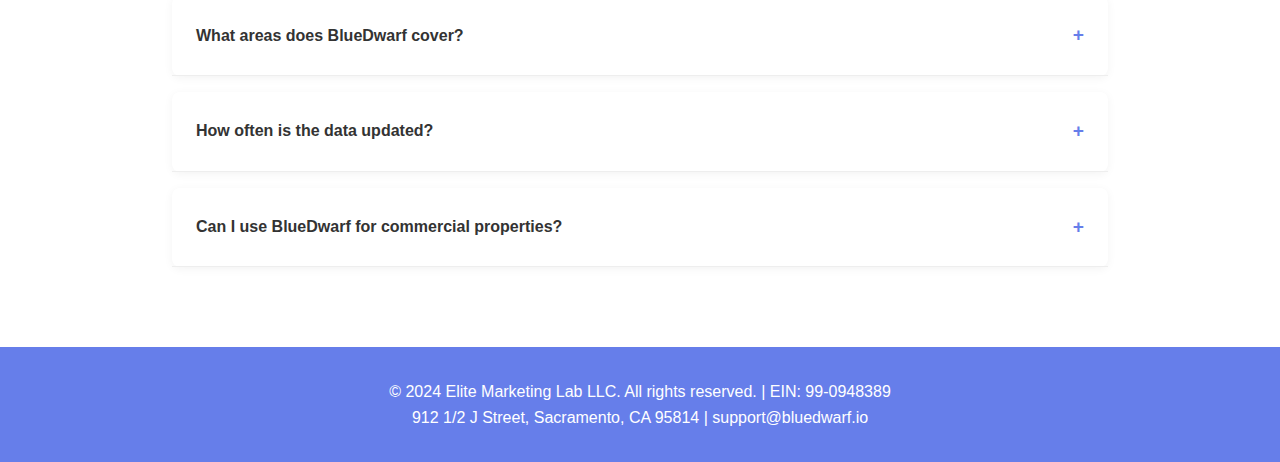
<file: contact.html>
<!DOCTYPE html>
<html lang="en">
<head>
    <meta charset="UTF-8">
    <meta name="viewport" content="width=device-width, initial-scale=1.0">
    <title>Contact BlueDwarf - Property Analysis Platform</title>
    <style>
        * {
            margin: 0;
            padding: 0;
            box-sizing: border-box;
        }

        body {
            font-family: -apple-system, BlinkMacSystemFont, 'Segoe UI', Roboto, sans-serif;
            line-height: 1.6;
            color: #1a1a1a;
            background: #ffffff;
        }

        .navbar {
            background: rgba(255, 255, 255, 0.98);
            backdrop-filter: blur(20px);
            padding: 1rem 0;
            position: fixed;
            width: 100%;
            top: 0;
            z-index: 1000;
            border-bottom: 1px solid rgba(0, 0, 0, 0.05);
        }

        .nav-container {
            max-width: 1400px;
            margin: 0 auto;
            display: flex;
            justify-content: space-between;
            align-items: center;
            padding: 0 2rem;
        }

        .logo {
            font-size: 1.5rem;
            font-weight: 700;
            color: #667eea;
            text-decoration: none;
            letter-spacing: -0.5px;
        }

        .nav-links {
            display: flex;
            list-style: none;
            gap: 2rem;
        }

        .nav-links a {
            text-decoration: none;
            color: #666;
            font-weight: 500;
            font-size: 0.95rem;
            transition: color 0.2s ease;
        }

        .nav-links a:hover {
            color: #667eea;
        }

        .nav-links a.active {
            color: #667eea;
            font-weight: 600;
        }

        .nav-buttons {
            display: flex;
            gap: 1rem;
        }

        .btn {
            padding: 0.6rem 1.5rem;
            border: none;
            border-radius: 8px;
            text-decoration: none;
            font-weight: 600;
            font-size: 0.9rem;
            transition: all 0.2s ease;
            cursor: pointer;
        }

        .btn-outline {
            background: transparent;
            color: #667eea;
            border: 1px solid #e0e0e0;
        }

        .btn-outline:hover {
            background: #f8f9ff;
            border-color: #667eea;
        }

        .btn-primary {
            background: #667eea;
            color: white;
        }

        .btn-primary:hover {
            background: #5a6fd8;
        }

        .hero {
            background: linear-gradient(135deg, #667eea 0%, #764ba2 100%);
            padding: 8rem 0 4rem;
            text-align: center;
            color: white;
        }

        .hero-container {
            max-width: 800px;
            margin: 0 auto;
            padding: 0 2rem;
        }

        .hero h1 {
            font-size: 3.5rem;
            font-weight: 800;
            margin-bottom: 1rem;
            letter-spacing: -2px;
        }

        .hero p {
            font-size: 1.2rem;
            opacity: 0.9;
            margin-bottom: 2rem;
            font-weight: 400;
        }

        .content {
            max-width: 1000px;
            margin: 0 auto;
            padding: 4rem 2rem;
        }

        .contact-grid {
            display: grid;
            grid-template-columns: 1fr 1fr;
            gap: 4rem;
            margin-bottom: 4rem;
        }

        .contact-info {
            background: #f8f9ff;
            padding: 2rem;
            border-radius: 12px;
            border-left: 4px solid #667eea;
        }

        .contact-info h3 {
            color: #667eea;
            font-size: 1.5rem;
            margin-bottom: 1.5rem;
        }

        .contact-item {
            margin-bottom: 1.5rem;
        }

        .contact-item h4 {
            color: #333;
            font-size: 1.1rem;
            margin-bottom: 0.5rem;
        }

        .contact-item p {
            color: #666;
            font-size: 1rem;
        }

        .contact-item a {
            color: #667eea;
            text-decoration: none;
        }

        .contact-item a:hover {
            text-decoration: underline;
        }

        .contact-form {
            background: white;
            padding: 2rem;
            border-radius: 12px;
            box-shadow: 0 4px 20px rgba(0, 0, 0, 0.1);
        }

        .contact-form h3 {
            color: #333;
            font-size: 1.5rem;
            margin-bottom: 1.5rem;
        }

        .form-group {
            margin-bottom: 1.5rem;
        }

        .form-group label {
            display: block;
            margin-bottom: 0.5rem;
            font-weight: 600;
            color: #333;
        }

        .form-group input,
        .form-group select,
        .form-group textarea {
            width: 100%;
            padding: 0.8rem;
            border: 2px solid #e0e0e0;
            border-radius: 8px;
            font-size: 1rem;
            transition: border-color 0.2s ease;
        }

        .form-group input:focus,
        .form-group select:focus,
        .form-group textarea:focus {
            outline: none;
            border-color: #667eea;
        }

        .form-group textarea {
            resize: vertical;
            min-height: 120px;
        }

        .submit-btn {
            width: 100%;
            padding: 1rem;
            background: #667eea;
            color: white;
            border: none;
            border-radius: 8px;
            font-weight: 600;
            font-size: 1rem;
            cursor: pointer;
            transition: background 0.2s ease;
        }

        .submit-btn:hover {
            background: #5a6fd8;
        }

        .faq-section {
            margin-top: 4rem;
        }

        .faq-section h2 {
            text-align: center;
            color: #333;
            font-size: 2.5rem;
            margin-bottom: 3rem;
        }

        .faq-item {
            background: white;
            margin-bottom: 1rem;
            border-radius: 8px;
            box-shadow: 0 2px 10px rgba(0, 0, 0, 0.05);
        }

        .faq-question {
            padding: 1.5rem;
            cursor: pointer;
            border-bottom: 1px solid #eee;
            font-weight: 600;
            color: #333;
            display: flex;
            justify-content: space-between;
            align-items: center;
        }

        .faq-question:hover {
            background: #f8f9ff;
        }

        .faq-answer {
            padding: 0 1.5rem 1.5rem;
            color: #666;
            line-height: 1.6;
        }

        .faq-toggle {
            font-size: 1.2rem;
            color: #667eea;
        }

        /* Mobile responsive styles */
        @media (max-width: 768px) {
            .nav-links { display: none; }
            .hero h1 { font-size: 2.5rem; }
            .content { padding: 2rem 1rem; }
            .contact-grid { 
                grid-template-columns: 1fr; 
                gap: 2rem;
            }
        }
    </style>
</head>
<body>
    <nav class="navbar">
        <div class="nav-container">
            <a href="index.html" class="logo">🏠 BlueDwarf</a>
            <ul class="nav-links">
                <li><a href="index.html#professionals">Professionals</a></li>
                <li><a href="about.html">About</a></li>
                <li><a href="contact.html" class="active">Contact</a></li>
            </ul>
            <div class="nav-buttons">
                <a href="index.html" class="btn btn-outline">Login</a>
                <a href="index.html" class="btn btn-primary">Get Started</a>
            </div>
        </div>
    </nav>

    <section class="hero">
        <div class="hero-container">
            <h1>Contact Us</h1>
            <p>Get in touch with our team for support, partnerships, or general inquiries</p>
        </div>
    </section>

    <div class="content">
        <div class="contact-grid">
            <div class="contact-info">
                <h3>Get In Touch</h3>
                
                <div class="contact-item">
                    <h4>📧 Email Support</h4>
                    <p><a href="mailto:support@bluedwarf.io">support@bluedwarf.io</a></p>
                    <p>For technical support and general inquiries</p>
                </div>

                <div class="contact-item">
                    <h4>🏢 Business Address</h4>
                    <p>Elite Marketing Lab LLC<br>
                    912 1/2 J Street<br>
                    Sacramento, CA 95814</p>
                </div>

                <div class="contact-item">
                    <h4>🆔 Company Information</h4>
                    <p><strong>EIN:</strong> 99-0948389<br>
                    <strong>Founded:</strong> 2024</p>
                </div>

                <div class="contact-item">
                    <h4>⏰ Response Time</h4>
                    <p>We typically respond to inquiries within 24 hours during business days.</p>
                </div>

                <div class="contact-item">
                    <h4>🤝 Partnerships</h4>
                    <p>Interested in partnering with BlueDwarf? Contact us to discuss collaboration opportunities.</p>
                </div>
            </div>

            <div class="contact-form">
                <h3>Send us a Message</h3>
                <form id="contactForm">
                    <div class="form-group">
                        <label for="name">Full Name *</label>
                        <input type="text" id="name" name="name" required>
                    </div>

                    <div class="form-group">
                        <label for="email">Email Address *</label>
                        <input type="email" id="email" name="email" required>
                    </div>

                    <div class="form-group">
                        <label for="subject">Subject *</label>
                        <select id="subject" name="subject" required>
                            <option value="">Select a subject</option>
                            <option value="technical-support">Technical Support</option>
                            <option value="general-inquiry">General Inquiry</option>
                            <option value="partnership">Partnership Opportunity</option>
                            <option value="professional-signup">Professional Registration</option>
                            <option value="data-accuracy">Data Accuracy Issue</option>
                            <option value="feature-request">Feature Request</option>
                            <option value="other">Other</option>
                        </select>
                    </div>

                    <div class="form-group">
                        <label for="message">Message *</label>
                        <textarea id="message" name="message" placeholder="Please provide details about your inquiry..." required></textarea>
                    </div>

                    <button type="submit" class="submit-btn">Send Message</button>
                </form>
            </div>
        </div>

        <div class="faq-section">
            <h2>Frequently Asked Questions</h2>
            
            <div class="faq-item">
                <div class="faq-question" onclick="toggleFaq(this)">
                    How accurate is the property data?
                    <span class="faq-toggle">+</span>
                </div>
                <div class="faq-answer" style="display: none;">
                    Our property analysis maintains 95% accuracy by integrating multiple authoritative data sources including RentCast API, public records, and real-time market data. We continuously update our algorithms to ensure the most current and accurate information.
                </div>
            </div>

            <div class="faq-item">
                <div class="faq-question" onclick="toggleFaq(this)">
                    Is BlueDwarf free to use?
                    <span class="faq-toggle">+</span>
                </div>
                <div class="faq-answer" style="display: none;">
                    Basic property searches and analysis are free for all users. We also offer premium features and professional accounts for real estate professionals who want to manage territories and access advanced tools.
                </div>
            </div>

            <div class="faq-item">
                <div class="faq-question" onclick="toggleFaq(this)">
                    How do I become a verified professional?
                    <span class="faq-toggle">+</span>
                </div>
                <div class="faq-answer" style="display: none;">
                    Click "Get Started" on our homepage to access the professional registration form. We verify licenses and credentials before approving professional accounts. Verified professionals can manage service territories and connect with potential clients.
                </div>
            </div>

            <div class="faq-item">
                <div class="faq-question" onclick="toggleFaq(this)">
                    What areas does BlueDwarf cover?
                    <span class="faq-toggle">+</span>
                </div>
                <div class="faq-answer" style="display: none;">
                    BlueDwarf provides property analysis coverage across all 50 United States. Our data sources include comprehensive information for residential and commercial properties nationwide.
                </div>
            </div>

            <div class="faq-item">
                <div class="faq-question" onclick="toggleFaq(this)">
                    How often is the data updated?
                    <span class="faq-toggle">+</span>
                </div>
                <div class="faq-answer" style="display: none;">
                    Our platform updates property data in real-time through API integrations. Market data, comparable properties, and rental estimates are refreshed continuously to provide the most current information available.
                </div>
            </div>

            <div class="faq-item">
                <div class="faq-question" onclick="toggleFaq(this)">
                    Can I use BlueDwarf for commercial properties?
                    <span class="faq-toggle">+</span>
                </div>
                <div class="faq-answer" style="display: none;">
                    Yes, BlueDwarf supports both residential and commercial property analysis. Our platform provides comprehensive data for various property types including office buildings, retail spaces, and multi-family properties.
                </div>
            </div>
        </div>
    </div>

    <footer style="background: #667eea; color: white; text-align: center; padding: 2rem;">
        <p>&copy; 2024 Elite Marketing Lab LLC. All rights reserved. | EIN: 99-0948389</p>
        <p>912 1/2 J Street, Sacramento, CA 95814 | support@bluedwarf.io</p>
    </footer>

    <script>
        function toggleFaq(element) {
            const answer = element.nextElementSibling;
            const toggle = element.querySelector('.faq-toggle');
            
            if (answer.style.display === 'none' || answer.style.display === '') {
                answer.style.display = 'block';
                toggle.textContent = '−';
            } else {
                answer.style.display = 'none';
                toggle.textContent = '+';
            }
        }

        document.getElementById('contactForm').addEventListener('submit', function(e) {
            e.preventDefault();
            
            // Get form data
            const formData = new FormData(this);
            const name = formData.get('name');
            const email = formData.get('email');
            const subject = formData.get('subject');
            const message = formData.get('message');
            
            // Simulate form submission
            alert(`Thank you, ${name}! Your message has been received. We'll respond to ${email} within 24 hours.`);
            
            // Reset form
            this.reset();
        });
    </script>
</body>
</html>
</file>
